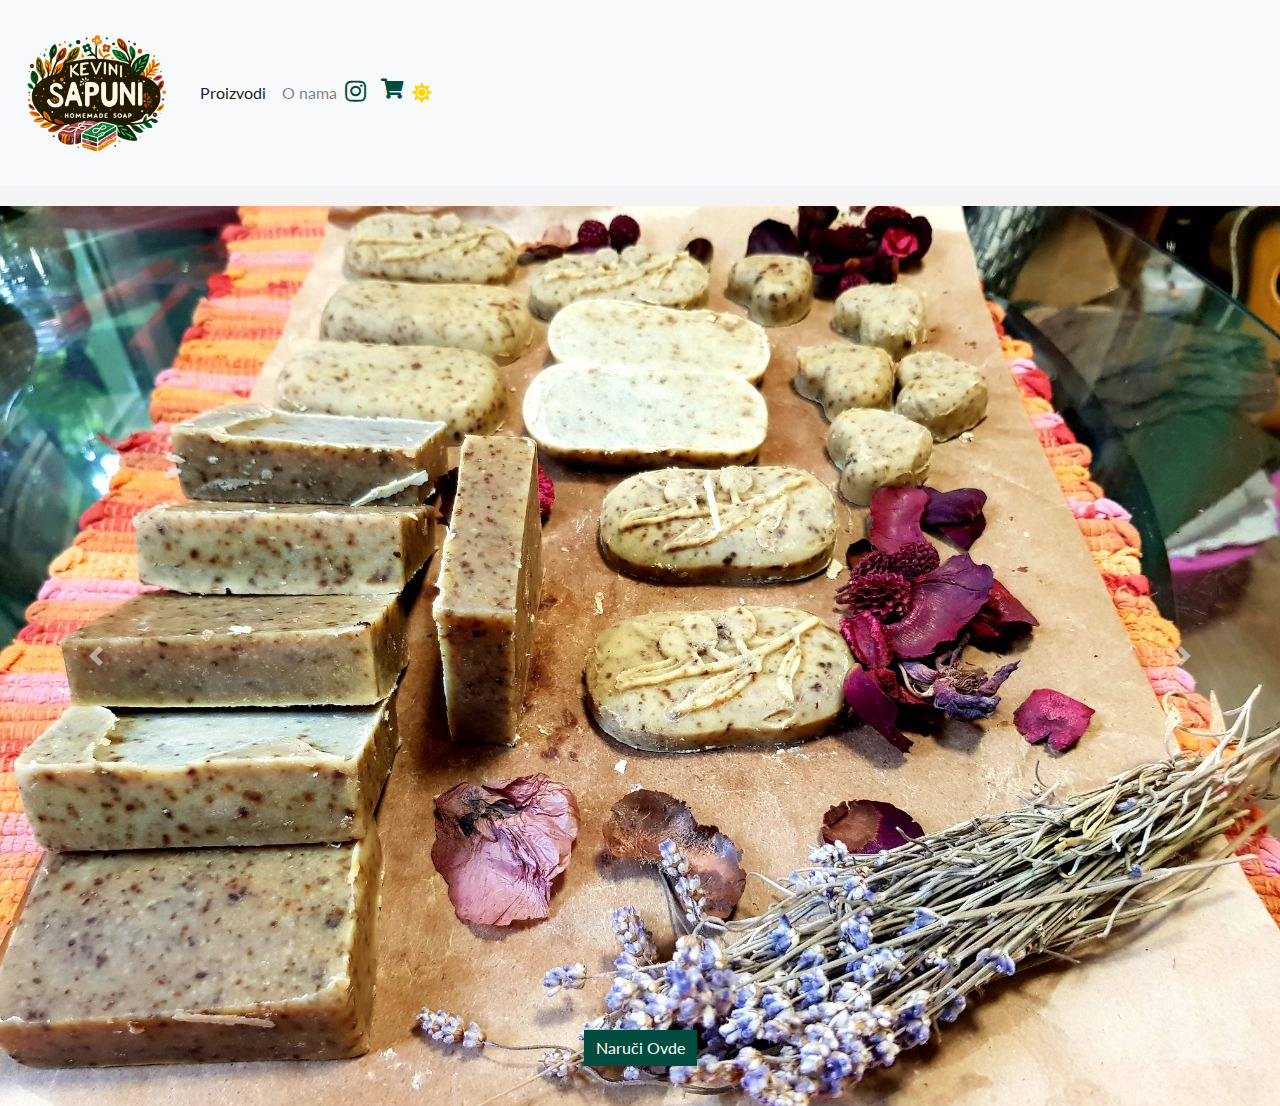
<file: index.html>
<!DOCTYPE html>
<html lang="en">
<head>
    <meta charset="UTF-8">
    <meta name="viewport" content="width=device-width, initial-scale=1.0">
    <title>Kevini Sapuni</title>
  <link href="https://fonts.googleapis.com/css2?family=Playfair+Display:wght@700&family=Lato:wght@400;700&display=swap" rel="stylesheet">
    <link rel="stylesheet" 
      h1, h2, h3, h4, h5, h6 {
      font-family: 'Playfair Display', sans-serif;
      font-weight: 700; /* Use the bold weight for headings */
  <link rel="stylesheet" 
href="https://stackpath.bootstrapcdn.com/bootstrap/4.5.2/css/bootstrap.min.css">
  <link rel="stylesheet" href="https://cdnjs.cloudflare.com/ajax/libs/font-awesome/5.15.3/css/all.min.css">
      <link rel="stylesheet" href="style.css">
 
    <style>
        
    </style>
</head>
<body>
  
  <!-- Navigation Bar -->
  <nav class="navbar navbar-expand-lg navbar-light bg-light">
      <a class="navbar-brand" href="index.html"><img src="Kevini Sapuni Logo transparent.png" alt="Kevini Sapuni Logo" height="160"> <!-- Adjust height as needed --></a>
      <button class="navbar-toggler" type="button" data-toggle="collapse" data-target="#navbarNav" aria-controls="navbarNav" aria-expanded="false" aria-label="Toggle navigation">
          <span class="navbar-toggler-icon"></span>
      </button>
      <div class="collapse navbar-collapse" id="navbarNav">
          <ul class="navbar-nav">
              <li class="nav-item active">
                
               
            <a class="nav-link" href="products.html">Proizvodi</a> 
                </li>
                <li class="nav-item">
                    <a class="nav-link" href="About-us.html">O nama</a>
                </li>
                
        <!-- Social Media Icons -->
        <a href="https://instagram.com/kevinisapuni" class="navbar-icon" target="_blank">
            <i class="fab fa-instagram"></i>
        </a>
            <a href="Korpa.html" class="navbar-cart-icon" style="color: #004d40; font-size: 20px;">
                <i class="fas fa-shopping-cart"></i>
            </a>

        <!-- Theme Toggle Button -->
                <button id="themeToggle" class="btn btn-secondary ml-auto">
                    <i class="fas fa-sun"></i> <!-- Sun icon -->
                    <i class="fas fa-moon" style="display:none;"></i> <!-- Moon icon -->
                </button>
            </div>
        </nav>
      </div>
  </nav>
 
    <!-- Hero Section -->
    <div id="heroCarousel" class="carousel slide" data-ride="carousel">
        <div class="carousel-inner">
            <div class="carousel-item active">
                <img src="jpg.jpg" class="d-block w-100" alt="Product 1">
                <div class="carousel-caption d-md-block">
                    <h5></h5>
                    <a href="Korpa.html" class="btn btn-primary">Naruči Ovde</a>
                </div>
            </div>
            <div class="carousel-item">
                <img src="jpg1.jpg" class="d-block w-100" alt="Product 2">
                <div class="carousel-caption d-md-block">
                    <h5></h5>
                    <a href="Korpa.html" class="btn btn-primary">Naruči Ovde</a>
                </div>
            </div>
            <div class="carousel-item">
                <img src="jpg3.jpg" class="d-block w-100" alt="Product 3">
                <div class="carousel-caption d-md-block">
                    <h5></h5>
                    <a href="Korpa.html" class="btn btn-primary">Naruči Ovde</a>
                </div>
            </div>
            <!-- Add more items here as needed -->
        </div>
        <!-- Carousel controls (if needed) -->
        <a class="carousel-control-prev" href="#heroCarousel" role="button" data-slide="prev">
            <span class="carousel-control-prev-icon" aria-hidden="true"></span>
            <span class="sr-only">Previous</span>
        </a>
        <a class="carousel-control-next" href="#heroCarousel" role="button" data-slide="next">
            <span class="carousel-control-next-icon" aria-hidden="true"></span>
            <span class="sr-only">Next</span>
        </a>
    </div>


  <script src="https://code.jquery.com/jquery-3.5.1.slim.min.js"></script>
  <script src="https://cdn.jsdelivr.net/npm/@popperjs/core@2.5.2/dist/umd/popper.min.js"></script>
  <script src="https://stackpath.bootstrapcdn.com/bootstrap/4.5.2/js/bootstrap.min.js"></script>
  <script>
        document.addEventListener('DOMContentLoaded', function() {
            const themeToggle = document.getElementById('themeToggle');
            if (themeToggle) {
                const iconSun = themeToggle.querySelector('.fa-sun');
                const iconMoon = themeToggle.querySelector('.fa-moon');
                const navbar = document.querySelector('.navbar');

                // Function to update the theme based on the current preference
                function updateTheme() {
                    const darkThemeEnabled = localStorage.getItem('dark-theme') === 'true';
                    document.body.classList.toggle('dark-theme', darkThemeEnabled);
                    if (iconSun && iconMoon) {
                        iconSun.style.display = darkThemeEnabled ? 'none' : 'block';
                        iconMoon.style.display = darkThemeEnabled ? 'block' : 'none';
                    }
                    if (navbar) {
                        navbar.classList.toggle('navbar-light', !darkThemeEnabled);
                        navbar.classList.toggle('bg-light', !darkThemeEnabled);
                    }
                }

                // Event listener for the theme toggle button
                themeToggle.addEventListener('click', function() {
                    const willBeDark = !document.body.classList.contains('dark-theme');
                    localStorage.setItem('dark-theme', willBeDark);
                    updateTheme();
                });

                // Apply the theme when the page loads based on local storage
                updateTheme();
            } // This closing brace ends the if(themeToggle) block
        }); // These closing parenthesis and brace end the DOMContentLoaded listener
      </script>
      </body>
      </html>
</file>
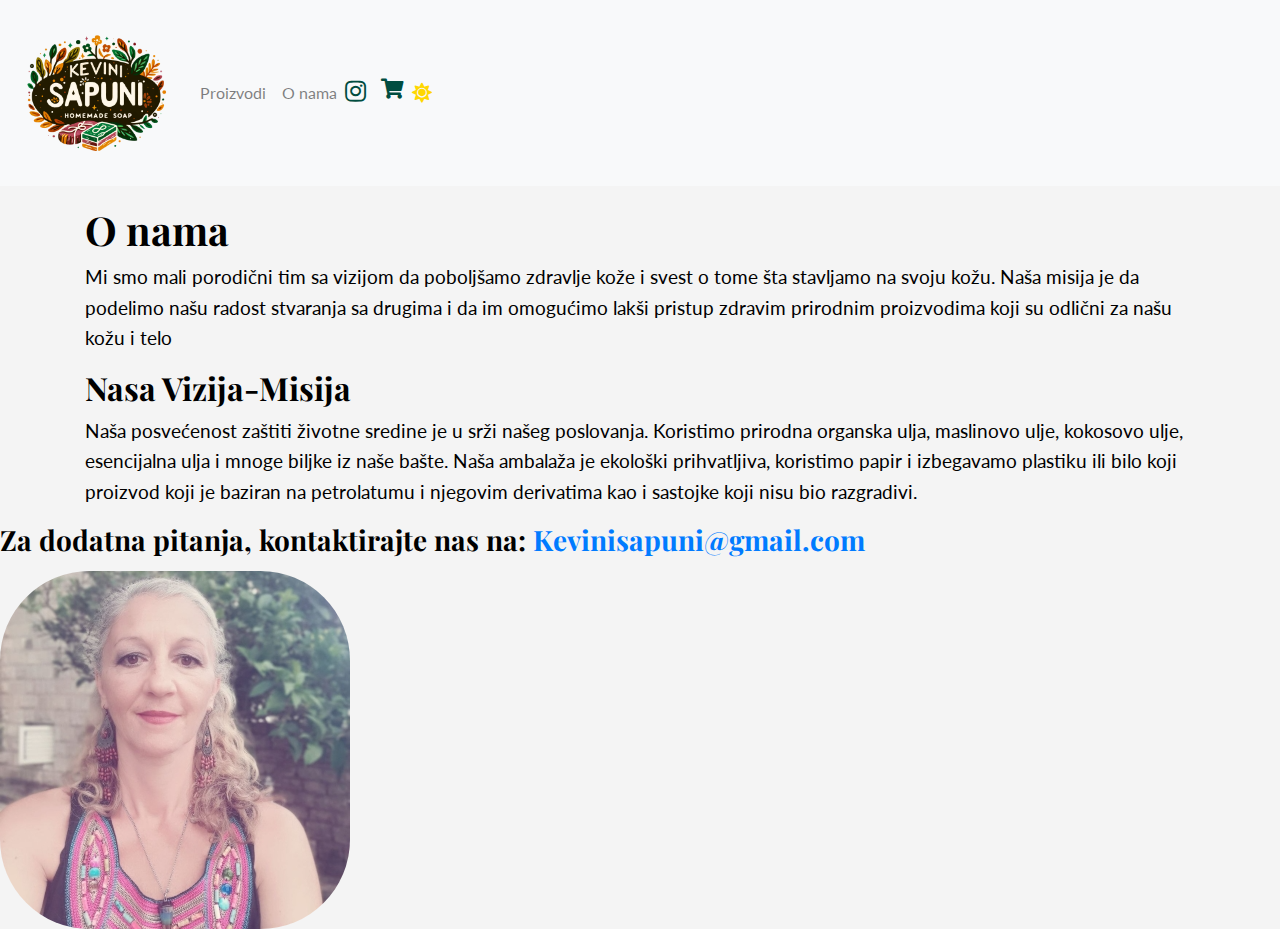
<file: About-us.html>
<!DOCTYPE html>
<html lang="en">
<head>
    <meta charset="UTF-8">
    <meta name="viewport" content="width=device-width, initial-scale=1.0">
    <title>About Us - Kevini Sapuni</title>
    <link href="https://fonts.googleapis.com/css2?family=Playfair+Display:wght@700&family=Lato:wght@400;700&display=swap" rel="stylesheet">
  <link rel="stylesheet" href="https://stackpath.bootstrapcdn.com/bootstrap/4.5.2/css/bootstrap.min.css">
  <link rel="stylesheet" href="https://cdnjs.cloudflare.com/ajax/libs/font-awesome/5.15.3/css/all.min.css">
<link rel="stylesheet" href="style.css">
  

  <style>
        
    </style>


  <!-- Navigation Bar -->
  <nav class="navbar navbar-expand-lg navbar-light bg-light">
      <a class="navbar-brand" href="index.html"><img src="Kevini Sapuni Logo transparent.png" alt="Kevini Sapuni Logo" height="160"> <!-- Adjust height as needed --></a>
      <button class="navbar-toggler" type="button" data-toggle="collapse" data-target="#navbarNav" aria-controls="navbarNav" aria-expanded="false" aria-label="Toggle navigation">
          <span class="navbar-toggler-icon"></span>
      </button>
      <div class="collapse navbar-collapse" id="navbarNav">
          <ul class="navbar-nav">

            
            <a class="nav-link" href="products.html">Proizvodi</a> 
                </li>
                <li class="nav-item">
                    <a class="nav-link" href="About-us.html">O nama</a>
                </li>
                
        <!-- Social Media Icons -->
        <a href="https://instagram.com/kevinisapuni" class="navbar-icon" target="_blank">
            <i class="fab fa-instagram"></i>
        </a>
            <a href="Korpa.html" class="navbar-cart-icon" style="color: #004d40; font-size: 20px;">
                <i class="fas fa-shopping-cart"></i>
            </a>
        <button id="themeToggle" class="btn btn-secondary ml-auto">
            <i class="fas fa-sun"></i> <!-- Sun icon -->
            <i class="fas fa-moon" style="display:none;"></i> <!-- Moon icon -->
        </button>
      </div>
  </nav>
  
  
              <!-- You can add more navigation items here if needed -->
          </ul>
      </div>
  </nav>
  
    </style>
</head>
<body>
    <div class="container">
    <div class="about-intro">
        <h1>O nama</h1>
        <p> Mi smo mali porodični tim sa vizijom da poboljšamo zdravlje kože i svest o tome šta stavljamo na svoju kožu. Naša misija je da podelimo našu radost stvaranja sa drugima i da im omogućimo lakši pristup zdravim  prirodnim proizvodima koji su odlični za našu kožu i telo</p>
    </div>

    <div class="mission-section">
        <h2>Nasa Vizija-Misija</h2>
        <p>Naša posvećenost zaštiti životne sredine je u srži našeg poslovanja. Koristimo prirodna organska ulja, maslinovo ulje, kokosovo ulje, esencijalna ulja i mnoge biljke iz naše bašte. Naša ambalaža je ekološki prihvatljiva, koristimo papir i izbegavamo plastiku ili bilo koji proizvod koji je baziran na petrolatumu i njegovim derivatima kao i sastojke koji nisu bio razgradivi. </p>

        
        </div>
    </div>

        <!-- More content as needed -->
  
  <div class="contact-info">
      <h3>Za dodatna pitanja, kontaktirajte nas na: <a href="mailto:Kevinisapuni@gmail.com">Kevinisapuni@gmail.com</a></p>
  </div>

  <div class="profile-image">
      <img src="Lidija.png" alt="Lidija">
  </div>
  
    </div>

  <script src="https://code.jquery.com/jquery-3.5.1.slim.min.js"></script>
  <script src="https://cdn.jsdelivr.net/npm/@popperjs/core@2.5.2/dist/umd/popper.min.js"></script>
  <script src="https://stackpath.bootstrapcdn.com/bootstrap/4.5.2/js/bootstrap.min.js"></script>
  <script>
      document.addEventListener('DOMContentLoaded', function() {
          const themeToggle = document.getElementById('themeToggle');
          if (themeToggle) {
              const iconSun = themeToggle.querySelector('.fa-sun');
              const iconMoon = themeToggle.querySelector('.fa-moon');
              const navbar = document.querySelector('.navbar');

              // Function to update the theme based on the current preference
              function updateTheme() {
                  const darkThemeEnabled = localStorage.getItem('dark-theme') === 'true';
                  document.body.classList.toggle('dark-theme', darkThemeEnabled);
                  if (iconSun && iconMoon) {
                      iconSun.style.display = darkThemeEnabled ? 'none' : 'block';
                      iconMoon.style.display = darkThemeEnabled ? 'block' : 'none';
                  }
                  if (navbar) {
                      navbar.classList.toggle('navbar-light', !darkThemeEnabled);
                      navbar.classList.toggle('bg-light', !darkThemeEnabled);
                  }
              }

              // Event listener for the theme toggle button
              themeToggle.addEventListener('click', function() {
                  const willBeDark = !document.body.classList.contains('dark-theme');
                  localStorage.setItem('dark-theme', willBeDark);
                  updateTheme();
              });

              // Apply the theme when the page loads based on local storage
              updateTheme();
          }
      });
  </script>
  </body>
  </html>
</file>
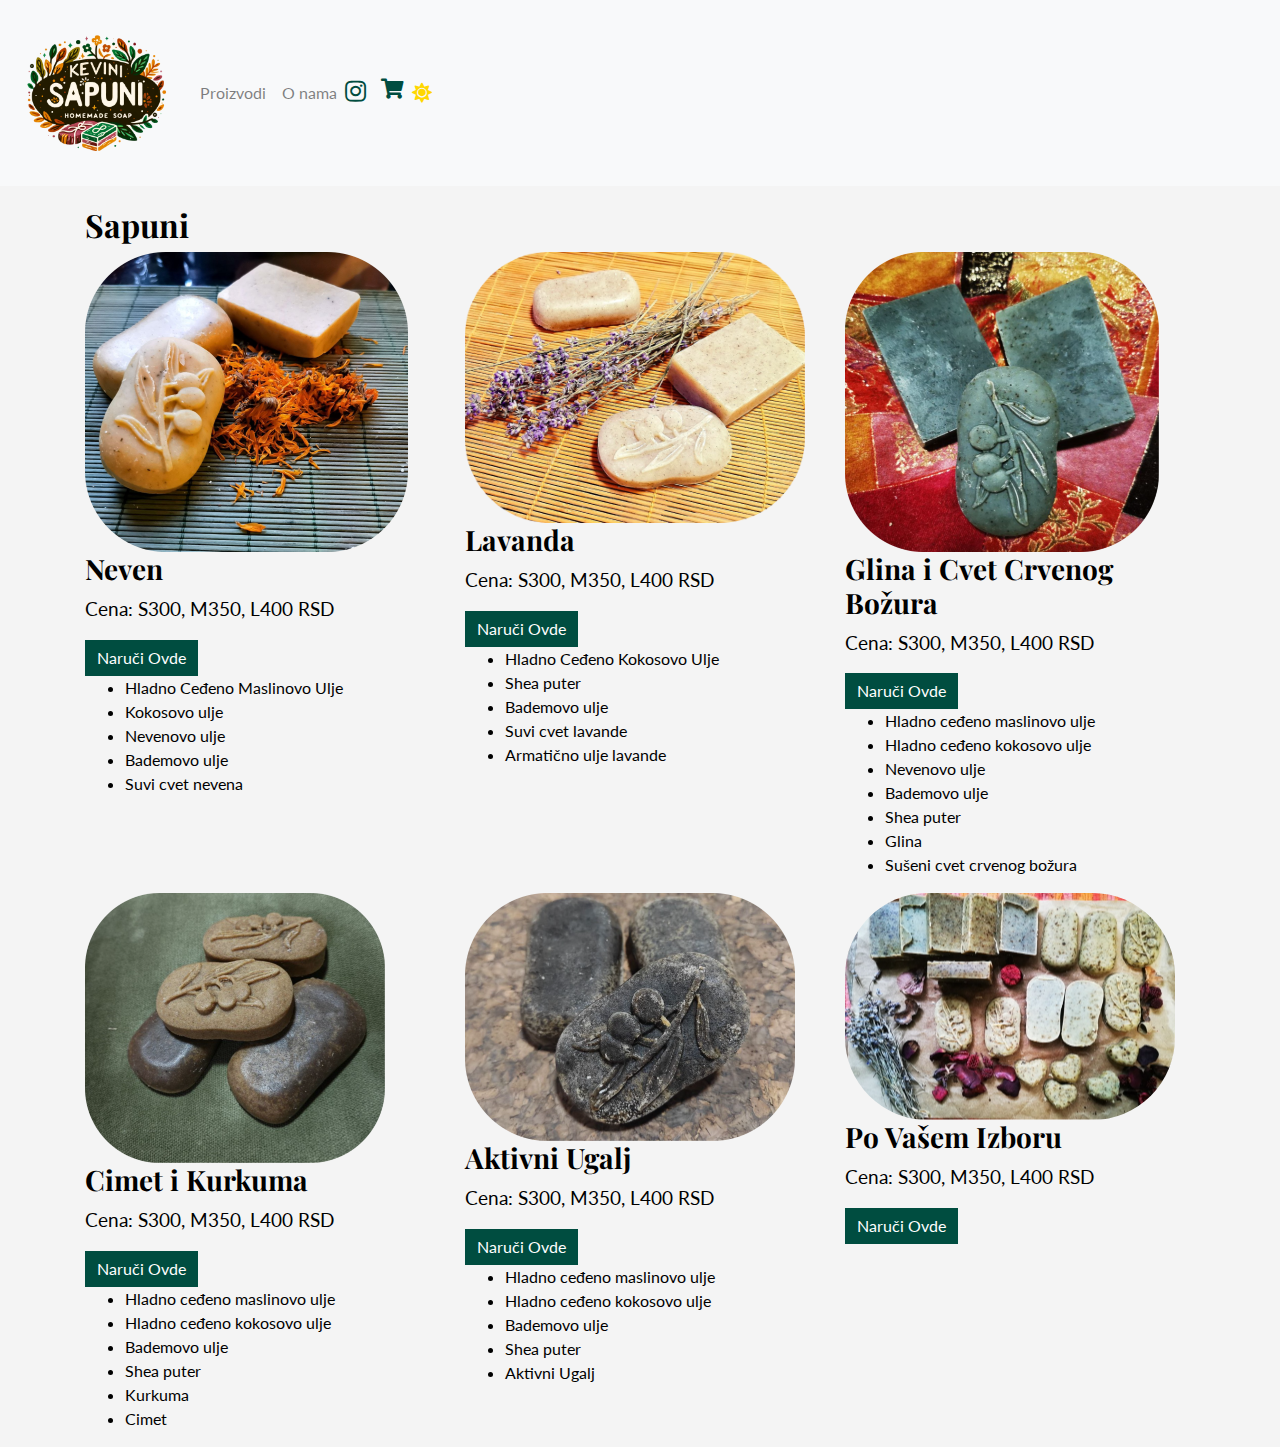
<file: products.html>
<!DOCTYPE html>
<html lang="en">
<head>
    <meta charset="UTF-8">
    <meta name="viewport" content="width=device-width, initial-scale=1.0">
    <title>Products - Kevini Sapuni</title>
    <link href="https://fonts.googleapis.com/css2?family=Playfair+Display:wght@700&family=Lato:wght@400;700&display=swap" rel="stylesheet">
    <link href="https://stackpath.bootstrapcdn.com/bootstrap/4.5.2/css/bootstrap.min.css" rel="stylesheet">
    <link href="https://cdnjs.cloudflare.com/ajax/libs/font-awesome/5.15.1/css/all.min.css" rel="stylesheet">
    <link href="style.css" rel="stylesheet">
</head>
<body>
    <!-- Existing Navbar and other sections -->
  <nav class="navbar navbar-expand-lg navbar-light bg-light">
    <a class="navbar-brand" href="index.html"><img src="Kevini Sapuni Logo transparent.png" alt="Kevini Sapuni Logo" height="160"> <!-- Adjust height as needed --></a>
    <button class="navbar-toggler" type="button" data-toggle="collapse" data-target="#navbarNav" aria-controls="navbarNav" aria-expanded="false" aria-label="Toggle navigation">
        <span class="navbar-toggler-icon"></span>
    </button>
    <div class="collapse navbar-collapse" id="navbarNav">
        <ul class="navbar-nav">

          
            <li class="nav-item">
                <a class="nav-link" href="products.html">Proizvodi</a>
            </li> 
            <li class="nav-item">
                <a class="nav-link" href="About-us.html">O nama</a>
            </li>
           
            <!-- Social Media Icons -->
            <a href="https://instagram.com/kevinisapuni" class="navbar-icon" target="_blank">
                <i class="fab fa-instagram"></i>
            </a>
          
          <a href="Korpa.html" class="navbar-cart-icon" style="color: #004d40; font-size: 20px;">
              <i class="fas fa-shopping-cart"></i>
          </a>


            <!-- Theme Toggle Button -->
            <button id="themeToggle" class="btn btn-secondary ml-auto">
                <i class="fas fa-sun"></i> <!-- Sun icon -->
                <i class="fas fa-moon" style="display:none;"></i> <!-- Moon icon -->
            </button>
        </div>
    </nav>

  
    <!-- Product Section -->
    <section class="product-section">
        <div class="container">
            <h2>Sapuni</h2>
            <div class="row product-container">
                <!-- Product Item 1 -->
                <div class="col-md-4">
                    <div class="product-item">
                        <img src="Neven.png" alt="Product 1">
                        <h3>Neven</h3>
                        <p class="product-price">Cena: S300, M350, L400 RSD</p>
                      <a href="Korpa.html" class="btn btn-primary">Naruči Ovde</a>
                        <ul>
                            <li>Hladno Ceđeno Maslinovo Ulje</li>
                            <li>Kokosovo ulje</li>
                            <li>Nevenovo ulje</li>
                            <li>Bademovo ulje</li>
                            <li>Suvi cvet nevena</li>
                        </ul>

                      
                    </div>
                </div>

                <!-- Product Item 2 -->
                <div class="col-md-4">
                    <div class="product-item">
                        <img src="Lavanda2.png" alt="Product 2">
                        <h3>Lavanda</h3>
                        <p class="product-price">Cena: S300, M350, L400 RSD</p>
                      <a href="Korpa.html" class="btn btn-primary">Naruči Ovde</a>
                        <ul>
                            <li>Hladno Ceđeno Kokosovo Ulje</li>
                            <li>Shea puter</li>
                            <li>Bademovo ulje</li>
                            <li>Suvi cvet lavande</li>
                            <li>Armatično ulje lavande</li>
                        </ul>
                        
                    </div>
                </div>


              
              <!-- Product Item 3 -->
              <div class="col-md-4">
                  <div class="product-item">
                      <img src="Glina i Ugalj.png" alt="Product 3">
                      <h3>Glina i Cvet Crvenog Božura</h3>
                      <p class="product-price">Cena: S300, M350, L400 RSD</p>
                    <a href="Korpa.html" class="btn btn-primary">Naruči Ovde</a>
                      <ul>
                          <li>Hladno ceđeno maslinovo ulje</li>
                          <li>Hladno ceđeno kokosovo ulje</li>
                          <li>Nevenovo ulje</li>
                          <li>Bademovo ulje</li>
                          <li>Shea puter</li>
                          <li>Glina</li>
                          <li>Sušeni cvet crvenog božura</li>
                      </ul>
                      
                  </div>
              </div>

              <!-- Product Item 4 -->
              <div class="col-md-4">
                  <div class="product-item">
                      <img src="Cimet Kurkuma.png" alt="Product 4">
                      <h3>Cimet i Kurkuma</h3>
                      <p class="product-price">Cena: S300, M350, L400 RSD</p>
                    <a href="Korpa.html" class="btn btn-primary">Naruči Ovde</a>
                      <ul>
                          <li>Hladno ceđeno maslinovo ulje</li>
                          <li>Hladno ceđeno kokosovo ulje</li>
                          <li>Bademovo ulje</li>
                          <li>Shea puter</li>
                          <li>Kurkuma</li>
                          <li>Cimet</li>
                      </ul>

                  </div>
              </div>


              <!-- Product Item 5 -->
              <div class="col-md-4">
                  <div class="product-item">
                      <img src="Aktivni Ugalj.png" alt="Product 5">
                      <h3>Aktivni Ugalj</h3>
                      <p class="product-price">Cena: S300, M350, L400 RSD</p>
                      <a href="Korpa.html" class="btn btn-primary">Naruči Ovde</a>
                      <ul>
                          <li>Hladno ceđeno maslinovo ulje</li>
                          <li>Hladno ceđeno kokosovo ulje</li>
                          <li>Bademovo ulje</li>
                          <li>Shea puter</li>
                          <li>Aktivni Ugalj</li>
                      </ul>
                  </div>
              </div>

              <!-- Product Item 6 -->
              <div class="col-md-4">
                  <div class="product-item">
                      <img src="izbor.png" alt="Po Vašem Izboru">
                      <h3>Po Vašem Izboru</h3>
                      <p class="product-price">Cena: S300, M350, L400 RSD</p>
                      <a href="Korpa.html" class="btn btn-primary">Naruči Ovde</a>
                      <!-- Dodajte detalje o proizvodu ovde ako ih ima -->
                  </div>
              </div>

                  </div>
              </div>
              
           
         
        </div>
    </section>


  <!-- Scripts -->

  <script src="https://code.jquery.com/jquery-3.5.1.slim.min.js"></script>
  <script src="https://cdn.jsdelivr.net/npm/@popperjs/core@2.5.2/dist/umd/popper.min.js"></script>
  <script src="https://stackpath.bootstrapcdn.com/bootstrap/4.5.2/js/bootstrap.min.js"></script>
  <script>
      document.addEventListener('DOMContentLoaded', function() {
          const themeToggle = document.getElementById('themeToggle');
          if (themeToggle) {
              const iconSun = themeToggle.querySelector('.fa-sun');
              const iconMoon = themeToggle.querySelector('.fa-moon');
              const navbar = document.querySelector('.navbar');

              // Function to update the theme based on the current preference
              function updateTheme() {
                  const darkThemeEnabled = localStorage.getItem('dark-theme') === 'true';
                  document.body.classList.toggle('dark-theme', darkThemeEnabled);
                  if (iconSun && iconMoon) {
                      iconSun.style.display = darkThemeEnabled ? 'none' : 'block';
                      iconMoon.style.display = darkThemeEnabled ? 'block' : 'none';
                  }
                  if (navbar) {
                      navbar.classList.toggle('navbar-light', !darkThemeEnabled);
                      navbar.classList.toggle('bg-light', !darkThemeEnabled);
                  }
              }

              // Event listener for the theme toggle button
              themeToggle.addEventListener('click', function() {
                  const willBeDark = !document.body.classList.contains('dark-theme');
                  localStorage.setItem('dark-theme', willBeDark);
                  updateTheme();
              });

              // Apply the theme when the page loads based on local storage
              updateTheme();
          }
      });
   

  </script>
  </body>
  </html>
</file>
<file: style.css>
body {
  font-family: 'Lato', sans-serif;
  background-color: #f4f4f4; /* Light background color */
  color: #000000; /* Default text color for light theme */
}

h1, h2, h3, h4, h5 {
  font-family: 'Playfair Display', serif;
  font-weight: 700; /* Bold weight for headings */
  color: #000; /* Default heading color for light theme */
}

.navbar {
  margin-bottom: 20px;
  background-color: white; /* Default navbar background for light theme */
}

.carousel-item {
    height: 100vh; /* Full page */
}

.carousel-item img {
    width: 100%;
    height: 100vh;
    object-fit: cover;
}


.btn-primary {
  background-color: #004d40; /* Example color */
  border: none;
  border-radius: 0px;
  color: #fff;
}

p {
    font-size: 1.2rem;
    line-height: 1.6;
    color: #000000; /* Default color for light theme */
    margin-bottom: 15px;
}

/* Dark theme styles */
body.dark-theme {
    background-color: black;
    color: #fff; /* Default text color for dark theme */
    /* Other dark theme styles... */
}

body.dark-theme p {
    color: #ffffff; /* Paragraph color for dark theme */
}

body.dark-theme .navbar {
  background-color: #000; /* Dark background for the navbar */
  /* Removed the incorrect border-colorbody line */
}

body.dark-theme .dropdown-menu {
  background-color: #000; /* Dark background for the dropdown */
  color: #fff; /* Text color for dropdown items */
}

body.dark-theme .navbar .navbar-brand,
body.dark-theme .navbar .nav-link {
  color: #fff; /* Text color for navbar elements in dark theme */
}

body.dark-theme h1, body.dark-theme h2, body.dark-theme h3, 
body.dark-theme h4, body.dark-theme h5, body.dark-theme h6 {
  color: #fff; /* Heading color for dark theme */
}

/* Icon color adjustments */
.navbar-icon {
  color: #004d40; /* Adjust as per your color scheme for light theme */
}

body.dark-theme .navbar-icon {
  color: #004d40; /* Adjust as per your color scheme for dark theme */
}

/* Light theme hamburger icon color */
.navbar-light .navbar-toggler-icon {
  background-image: url("data:image/svg+xml;charset=utf8,%3Csvg viewBox='0 0 30 30' xmlns='http://www.w3.org/2000/svg'%3E%3Cpath stroke='rgba(0,0,0,0.5)' stroke-width='2' stroke-linecap='round' stroke-miterlimit='10' d='M4 7h22M4 15h22M4 23h22'/%3E%3C/svg%3E");
}

/* Dark theme hamburger icon color */
body.dark-theme .navbar-toggler-icon {
  background-image: url("data:image/svg+xml;charset=utf8,%3Csvg viewBox='0 0 30 30' xmlns='http://www.w3.org/2000/svg'%3E%3Cpath stroke='rgba(255,255,255,0.9)' stroke-width='2' stroke-linecap='round' stroke-miterlimit='10' d='M4 7h22M4 15h22M4 23h22'/%3E%3C/svg%3E") !important;
}
/* Theme toggle button styles */
#themeToggle {
    color: #004d40; /* Default Icon color */
    font-size: 1.5rem; /* Icon size */
    border: none; /* Removes border */
    background: transparent; /* Transparent background */
    padding: 0.5rem; /* Padding around the icon */
}

#themeToggle:hover {
    background: rgba(0, 0, 0, 0.1); /* Slight background on hover for visibility */
}

/* Specific styles for the sun and moon icons */
#themeToggle .fa-sun {
    color: #ffd700; /* Yellow color for the sun icon */
    font-size: 1.25rem; /* Adjusts the size of the sun icon */
}

#themeToggle .fa-moon {
    color: #C0C0C0; /* Silver color for the moon icon */
    font-size: 1.25rem; /* Adjusts the size of the moon icon */
}

.navbar-icon {
  color: #004d40; /* Icon color */
  margin-right: 15px; /* Spacing between icons and other elements */
  font-size: 1.5rem; /* Icon size */
}

.navbar-icon:hover {
  color: #004d40; /* Icon color on hover */
}

/* Carousel and Carousel Caption styles */
.carousel-item {
  height: 100vh; /* Adjust as needed for full page */
}
.carousel-item img {
  width: 100%;
  height: 100vh;
  object-fit: cover;

/* Adjust the selector to target the element below your hero section */
.next-element {
    margin-top: 0; /* Remove top margin */
    border-top: none; /* Remove top border */
}
  .centered-content {
      text-align: center; /* Centers text elements */
  }

  .centered-content img {
      display: block; /* Makes the image a block-level element */
      margin: 0 auto; /* Centers the image horizontally */
      max-width: 100%; /* Ensures the image is responsive */
      height: auto; /* Maintains the aspect ratio of the image */

    /* Add this to your existing CSS file */

    .product-section {
        text-align: center;
        padding: 20px;
        background-color: #f4f4f4; /* Consistent with your site's light theme */
    }

    .product-section h2 {
        font-family: 'Playfair Display', serif;
        color: #004d40;
        margin-bottom: 30px;
    }

    .product-container {
        display: flex;
        flex-wrap: wrap;
        justify-content: center;
        gap: 20px;
    }

    .product-item {
        width: 300px; /* Adjust as needed */
        border: 1px solid #ddd;
        padding: 15px;
        border-radius: 10px;
        background-color: #fff;
    }

    .product-item img {
        width: 100%;
        height: 200px; /* Adjust as needed */
        object-fit: cover;
        border-radius: 10px;
    }

    .product-item h3 {
        font-family: 'Playfair Display', serif;
        color: #333;
        margin-top: 15px;
    }

    .product-item p {
        font-family: 'Lato', sans-serif;
        color: #666;
        margin: 10px 0;
    }

    .btn-primary {
        background-color: #004d40;
        color: #fff;
        padding: 10px 20px;
        border: none;
        border-radius: 5px;
        text-decoration: none;
        display: inline-block;
    }

    /* Dark theme adjustments */
    body.dark-theme .product-section {
        background-color: #000;
        color: #fff;
    }

    body.dark-theme .product-item {
        background-color: #333;
        color: #fff;
        border-color: #444;
    }
    .about-intro, .mission-section {
        margin-bottom: 30px; /* Spacing between sections */
    }

    .mission-image img.rounded-img {
        width: 100%; /* Makes the image responsive */
        max-width: 200px; /* Adjust this value as needed for the desired size */
        height: auto; /* Maintains the aspect ratio of the image */
        border-radius: 50%; /* Ensures the image is rounded */
        display: block; /* Makes the image a block-level element */
        margin: 0 auto; /* Centers the image horizontally */
    }

    .mission-image h3 {
        margin-top: 10px; /* Space above the title */
        text-align: center; /* Center-aligns the title */
    }

    /* Ensuring higher specificity for navbar link hover effects */
    .navbar .navbar-nav .nav-link:hover,
    .navbar .navbar-nav .nav-link:focus {
        transform: scale(1.1) !important; /* Slightly enlarges the link on hover/click */
        color: #ffd700 !important; /* Gold-like color for a sparkling effect */
        text-decoration: none !important; /* Removes the underline */
    }

    /* Dark theme hover effects */
    body.dark-theme .navbar .navbar-nav .nav-link:hover,
    body.dark-theme .navbar .navbar-nav .nav-link:focus {
        color: #ff4500 !important; /* Bright color for sparkle effect on dark theme */
        transform: scale(1.1) !important;
    }
</file>
